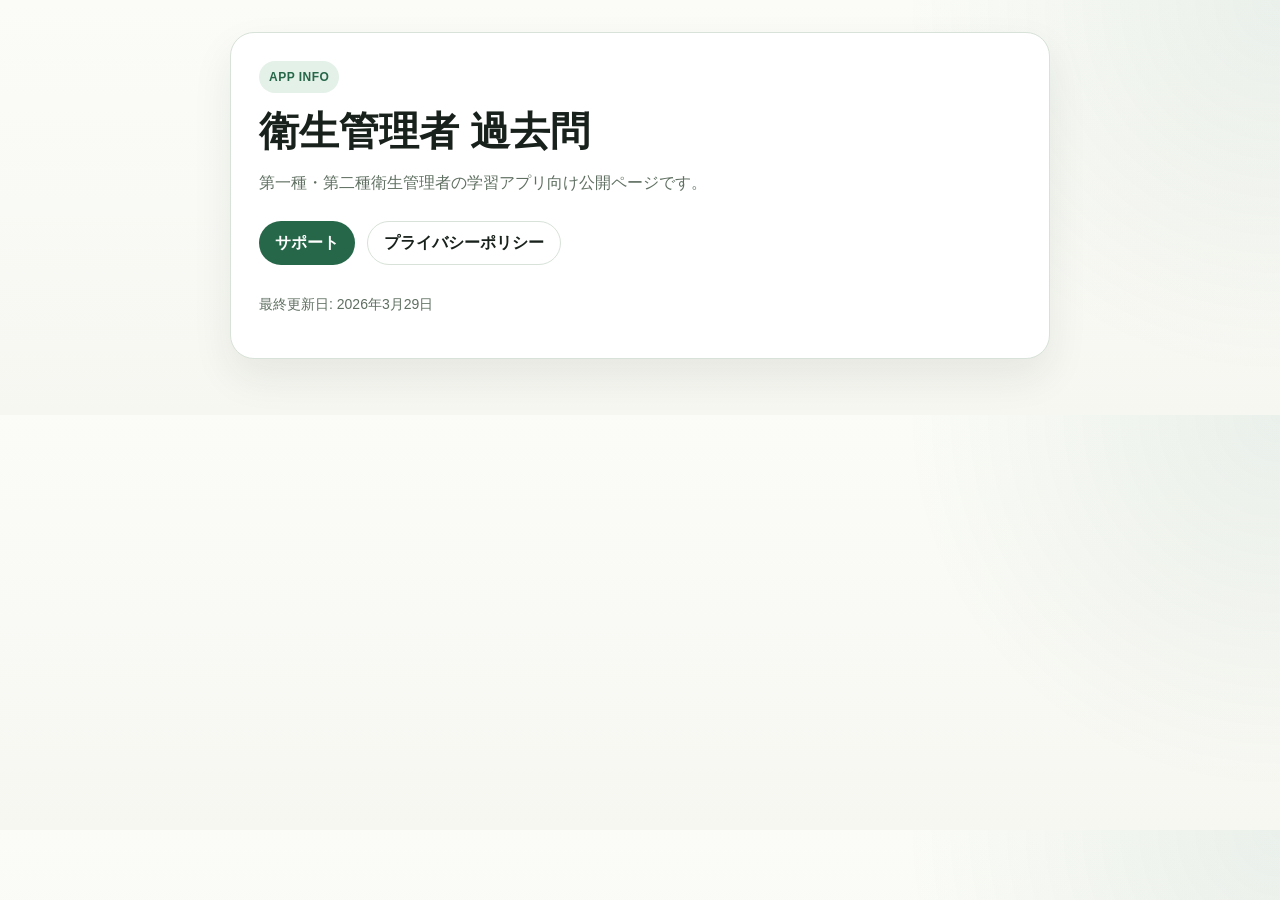
<file: index.html>
<!DOCTYPE html>
<html lang="ja">
<head>
  <meta charset="utf-8">
  <meta name="viewport" content="width=device-width, initial-scale=1">
  <title>衛生管理者 過去問</title>
  <meta
    name="description"
    content="衛生管理者 過去問の公開ページです。サポート窓口とプライバシーポリシーを掲載しています。">
  <link rel="stylesheet" href="./styles.css">
</head>
<body>
  <main class="wrap">
    <section class="card">
      <div class="eyebrow">APP INFO</div>
      <h1>衛生管理者 過去問</h1>
      <p class="lead">
        第一種・第二種衛生管理者の学習アプリ向け公開ページです。
      </p>
      <div class="actions">
        <a class="button" href="./support.html">サポート</a>
        <a class="button secondary" href="./privacy.html">プライバシーポリシー</a>
      </div>
      <p class="meta">最終更新日: 2026年3月29日</p>
    </section>
  </main>
</body>
</html>
</file>
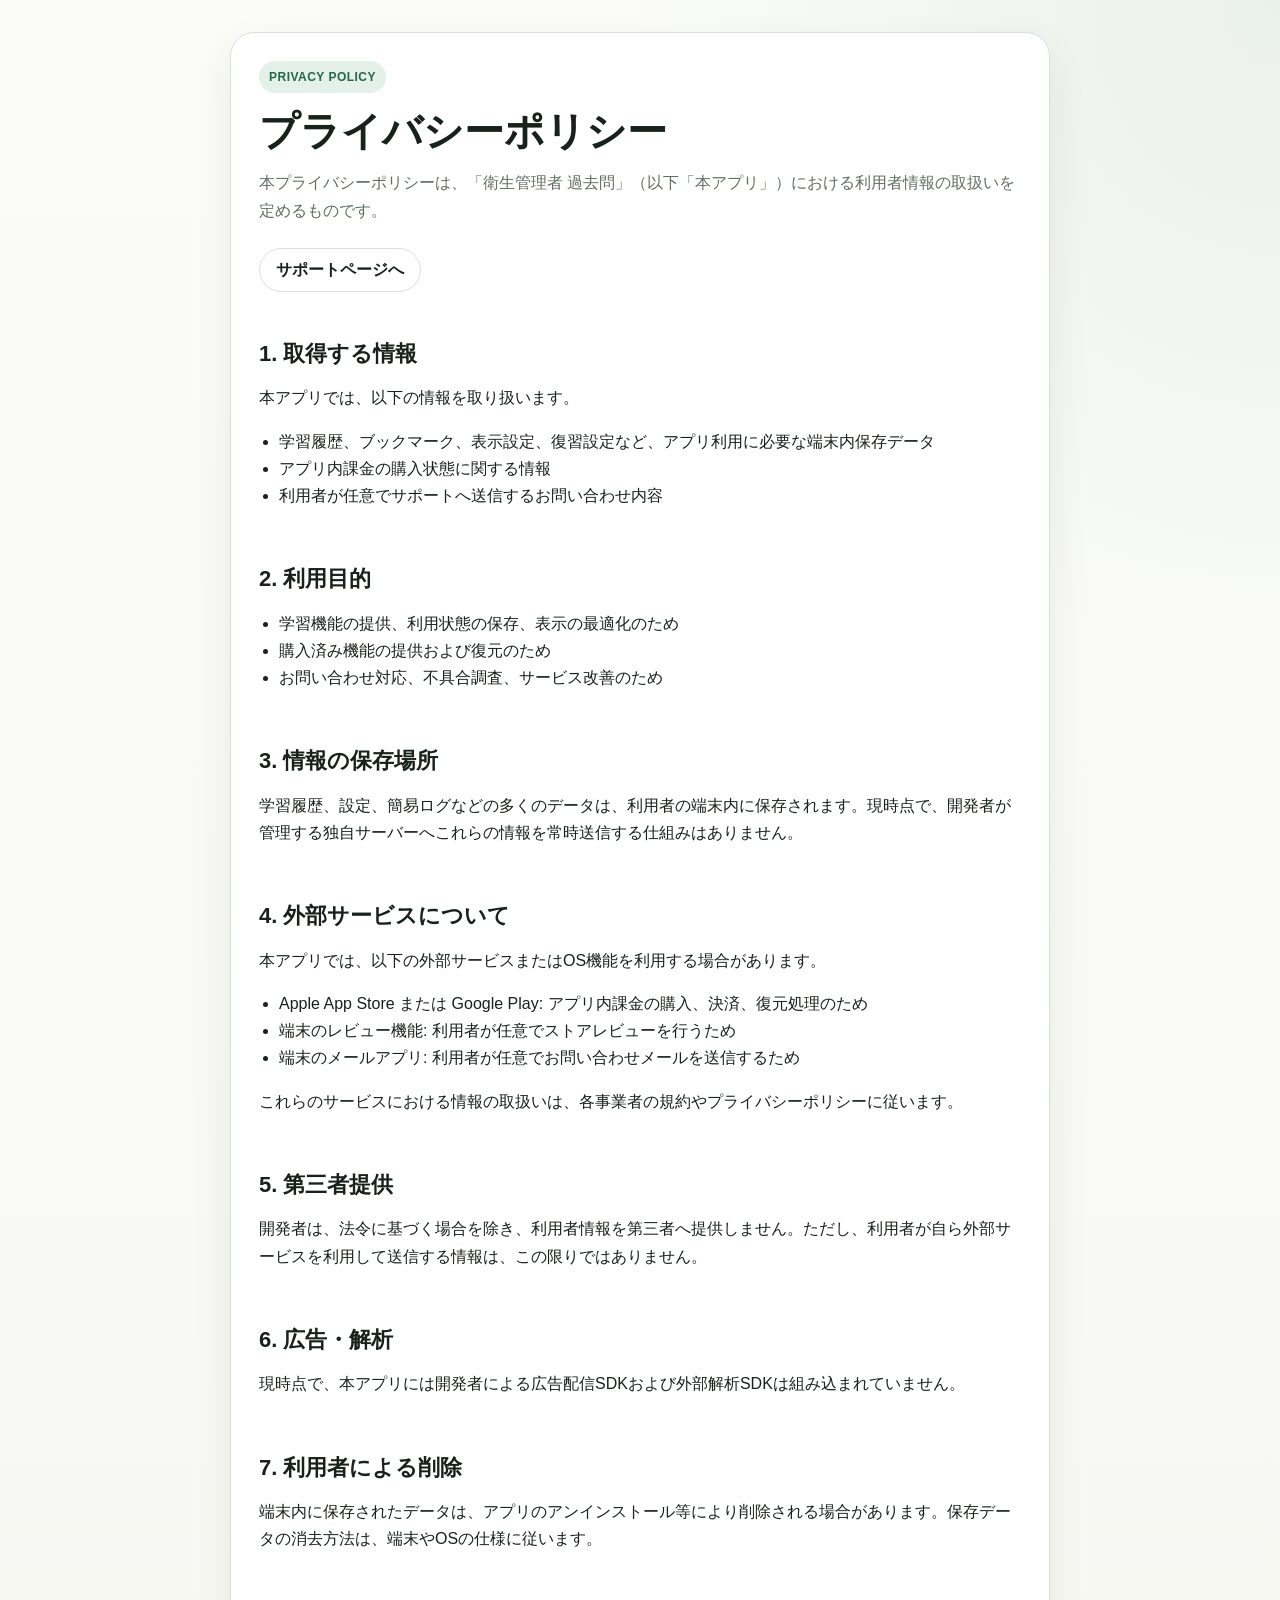
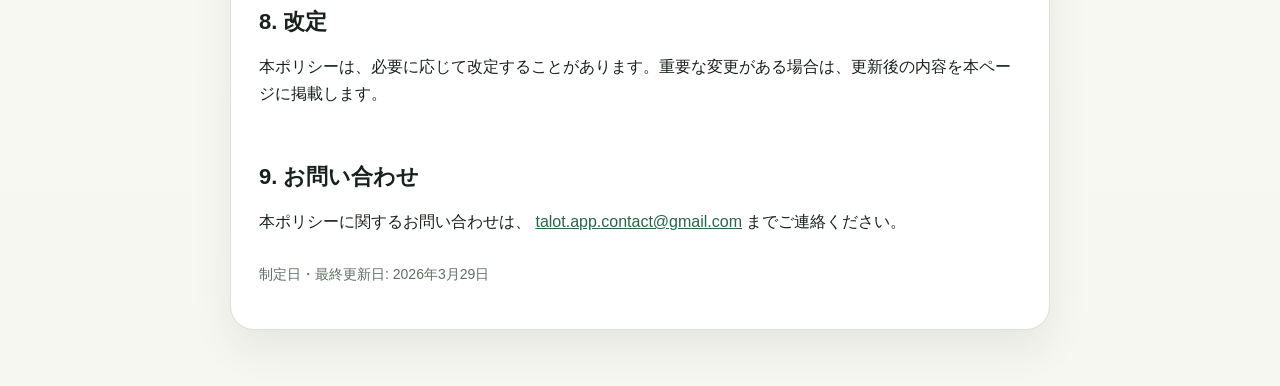
<file: privacy.html>
<!DOCTYPE html>
<html lang="ja">
<head>
  <meta charset="utf-8">
  <meta name="viewport" content="width=device-width, initial-scale=1">
  <title>プライバシーポリシー | 衛生管理者 過去問</title>
  <meta
    name="description"
    content="衛生管理者 過去問における情報の取扱いを説明するプライバシーポリシーです。">
  <link rel="stylesheet" href="./styles.css">
</head>
<body>
  <main class="wrap">
    <article class="card">
      <div class="eyebrow">PRIVACY POLICY</div>
      <h1>プライバシーポリシー</h1>
      <p class="lead">
        本プライバシーポリシーは、「衛生管理者 過去問」（以下「本アプリ」）における利用者情報の取扱いを定めるものです。
      </p>

      <div class="actions">
        <a class="button secondary" href="./support.html">サポートページへ</a>
      </div>

      <section class="section">
        <h2>1. 取得する情報</h2>
        <p>本アプリでは、以下の情報を取り扱います。</p>
        <ul>
          <li>学習履歴、ブックマーク、表示設定、復習設定など、アプリ利用に必要な端末内保存データ</li>
          <li>アプリ内課金の購入状態に関する情報</li>
          <li>利用者が任意でサポートへ送信するお問い合わせ内容</li>
        </ul>
      </section>

      <section class="section">
        <h2>2. 利用目的</h2>
        <ul>
          <li>学習機能の提供、利用状態の保存、表示の最適化のため</li>
          <li>購入済み機能の提供および復元のため</li>
          <li>お問い合わせ対応、不具合調査、サービス改善のため</li>
        </ul>
      </section>

      <section class="section">
        <h2>3. 情報の保存場所</h2>
        <p>
          学習履歴、設定、簡易ログなどの多くのデータは、利用者の端末内に保存されます。現時点で、開発者が管理する独自サーバーへこれらの情報を常時送信する仕組みはありません。
        </p>
      </section>

      <section class="section">
        <h2>4. 外部サービスについて</h2>
        <p>本アプリでは、以下の外部サービスまたはOS機能を利用する場合があります。</p>
        <ul>
          <li>Apple App Store または Google Play: アプリ内課金の購入、決済、復元処理のため</li>
          <li>端末のレビュー機能: 利用者が任意でストアレビューを行うため</li>
          <li>端末のメールアプリ: 利用者が任意でお問い合わせメールを送信するため</li>
        </ul>
        <p>
          これらのサービスにおける情報の取扱いは、各事業者の規約やプライバシーポリシーに従います。
        </p>
      </section>

      <section class="section">
        <h2>5. 第三者提供</h2>
        <p>
          開発者は、法令に基づく場合を除き、利用者情報を第三者へ提供しません。ただし、利用者が自ら外部サービスを利用して送信する情報は、この限りではありません。
        </p>
      </section>

      <section class="section">
        <h2>6. 広告・解析</h2>
        <p>
          現時点で、本アプリには開発者による広告配信SDKおよび外部解析SDKは組み込まれていません。
        </p>
      </section>

      <section class="section">
        <h2>7. 利用者による削除</h2>
        <p>
          端末内に保存されたデータは、アプリのアンインストール等により削除される場合があります。保存データの消去方法は、端末やOSの仕様に従います。
        </p>
      </section>

      <section class="section">
        <h2>8. 改定</h2>
        <p>
          本ポリシーは、必要に応じて改定することがあります。重要な変更がある場合は、更新後の内容を本ページに掲載します。
        </p>
      </section>

      <section class="section">
        <h2>9. お問い合わせ</h2>
        <p>
          本ポリシーに関するお問い合わせは、
          <a class="inline-link" href="mailto:talot.app.contact@gmail.com">talot.app.contact@gmail.com</a>
          までご連絡ください。
        </p>
      </section>

      <p class="meta">制定日・最終更新日: 2026年3月29日</p>
    </article>
  </main>
</body>
</html>
</file>
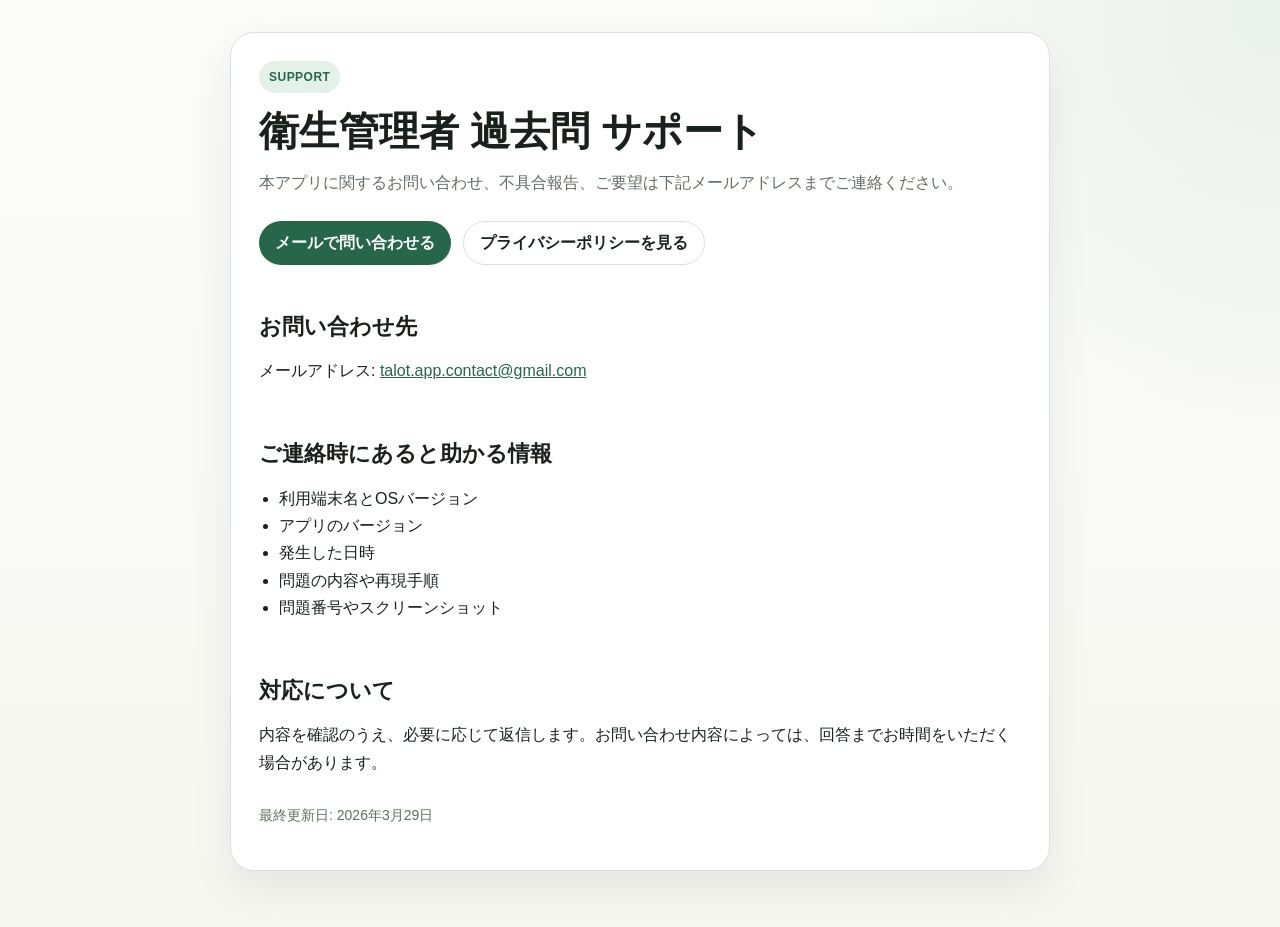
<file: support.html>
<!DOCTYPE html>
<html lang="ja">
<head>
  <meta charset="utf-8">
  <meta name="viewport" content="width=device-width, initial-scale=1">
  <title>サポート | 衛生管理者 過去問</title>
  <meta
    name="description"
    content="衛生管理者 過去問のサポート窓口です。お問い合わせ方法と不具合報告時のお願いを掲載しています。">
  <link rel="stylesheet" href="./styles.css">
</head>
<body>
  <main class="wrap">
    <section class="card">
      <div class="eyebrow">SUPPORT</div>
      <h1>衛生管理者 過去問 サポート</h1>
      <p class="lead">
        本アプリに関するお問い合わせ、不具合報告、ご要望は下記メールアドレスまでご連絡ください。
      </p>

      <div class="actions">
        <a class="button" href="mailto:talot.app.contact@gmail.com">メールで問い合わせる</a>
        <a class="button secondary" href="./privacy.html">プライバシーポリシーを見る</a>
      </div>

      <div class="section">
        <h2>お問い合わせ先</h2>
        <p>
          メールアドレス:
          <a class="inline-link" href="mailto:talot.app.contact@gmail.com">talot.app.contact@gmail.com</a>
        </p>
      </div>

      <div class="section">
        <h2>ご連絡時にあると助かる情報</h2>
        <ul>
          <li>利用端末名とOSバージョン</li>
          <li>アプリのバージョン</li>
          <li>発生した日時</li>
          <li>問題の内容や再現手順</li>
          <li>問題番号やスクリーンショット</li>
        </ul>
      </div>

      <div class="section">
        <h2>対応について</h2>
        <p>
          内容を確認のうえ、必要に応じて返信します。お問い合わせ内容によっては、回答までお時間をいただく場合があります。
        </p>
      </div>

      <p class="meta">最終更新日: 2026年3月29日</p>
    </section>
  </main>
</body>
</html>
</file>
<file: styles.css>
:root {
  color-scheme: light;
  --bg: #f7f7f2;
  --surface: #ffffff;
  --text: #18211b;
  --muted: #5f6f61;
  --accent: #276749;
  --accent-soft: #e4f1e8;
  --border: #d8e2d8;
  --shadow: 0 18px 40px rgba(24, 33, 27, 0.08);
}

* {
  box-sizing: border-box;
}

body {
  margin: 0;
  font-family: -apple-system, BlinkMacSystemFont, "Hiragino Sans",
    "Hiragino Kaku Gothic ProN", "Yu Gothic", sans-serif;
  background:
    radial-gradient(circle at top right, rgba(39, 103, 73, 0.08), transparent 28%),
    linear-gradient(180deg, #fbfcf8 0%, var(--bg) 100%);
  color: var(--text);
  line-height: 1.7;
}

.wrap {
  max-width: 860px;
  margin: 0 auto;
  padding: 32px 20px 56px;
}

.card {
  background: var(--surface);
  border: 1px solid var(--border);
  border-radius: 24px;
  box-shadow: var(--shadow);
  padding: 28px;
}

.eyebrow {
  display: inline-block;
  margin-bottom: 12px;
  padding: 6px 10px;
  border-radius: 999px;
  background: var(--accent-soft);
  color: var(--accent);
  font-size: 12px;
  font-weight: 700;
  letter-spacing: 0.04em;
}

h1,
h2,
h3 {
  line-height: 1.3;
  margin: 0 0 12px;
}

h1 {
  font-size: clamp(28px, 4vw, 40px);
}

h2 {
  margin-top: 32px;
  font-size: 22px;
}

p,
li {
  color: var(--text);
  font-size: 16px;
}

.lead {
  margin: 0 0 8px;
  color: var(--muted);
}

.meta {
  margin-top: 28px;
  font-size: 14px;
  color: var(--muted);
}

.actions {
  display: flex;
  flex-wrap: wrap;
  gap: 12px;
  margin: 24px 0 8px;
}

.button,
a.inline-link {
  color: var(--accent);
}

.button {
  display: inline-flex;
  align-items: center;
  justify-content: center;
  min-height: 44px;
  padding: 0 16px;
  border-radius: 999px;
  background: var(--accent);
  color: #ffffff;
  text-decoration: none;
  font-weight: 700;
}

.button.secondary {
  background: transparent;
  border: 1px solid var(--border);
  color: var(--text);
}

ul {
  padding-left: 20px;
}

code {
  font-family: ui-monospace, SFMono-Regular, Menlo, Consolas, monospace;
  font-size: 0.95em;
  background: #f1f5f1;
  padding: 2px 6px;
  border-radius: 6px;
}

.section {
  padding-top: 8px;
}

@media (max-width: 640px) {
  .wrap {
    padding: 20px 14px 40px;
  }

  .card {
    padding: 22px 18px;
    border-radius: 18px;
  }
}
</file>
